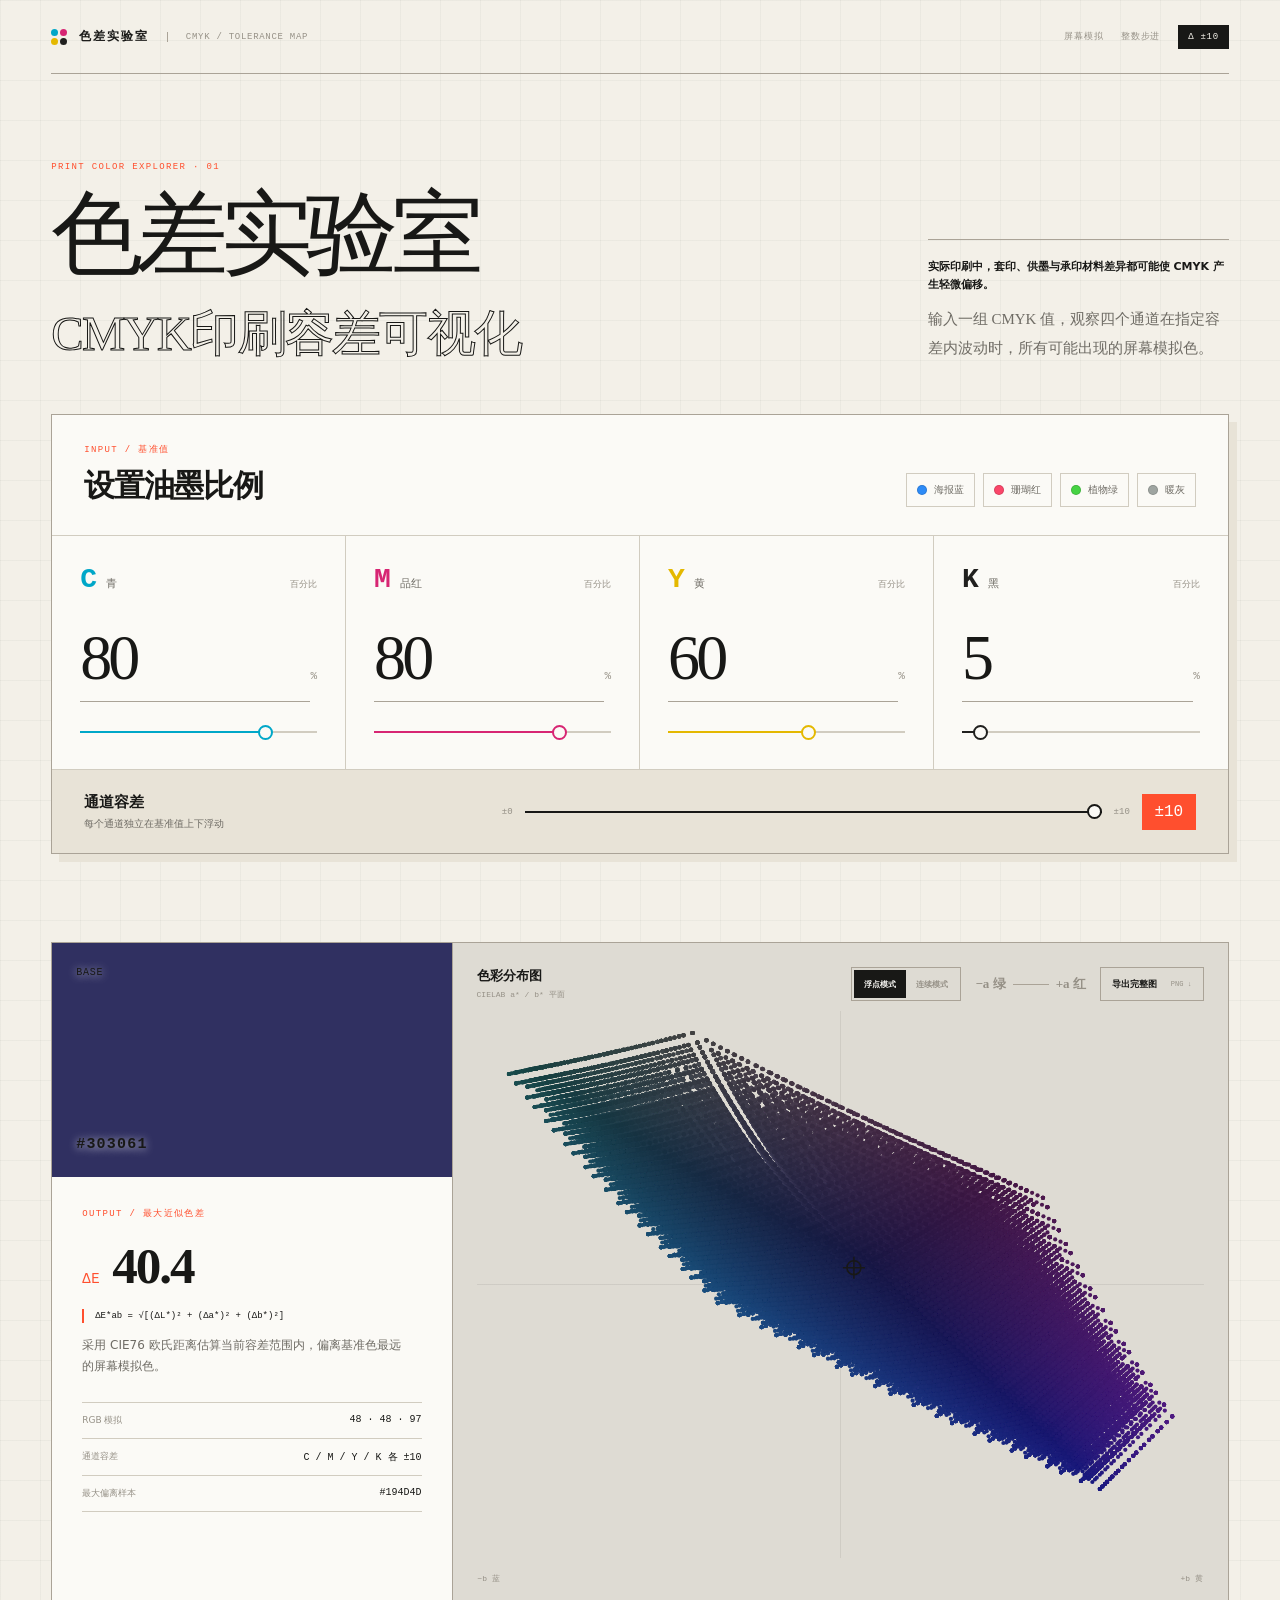
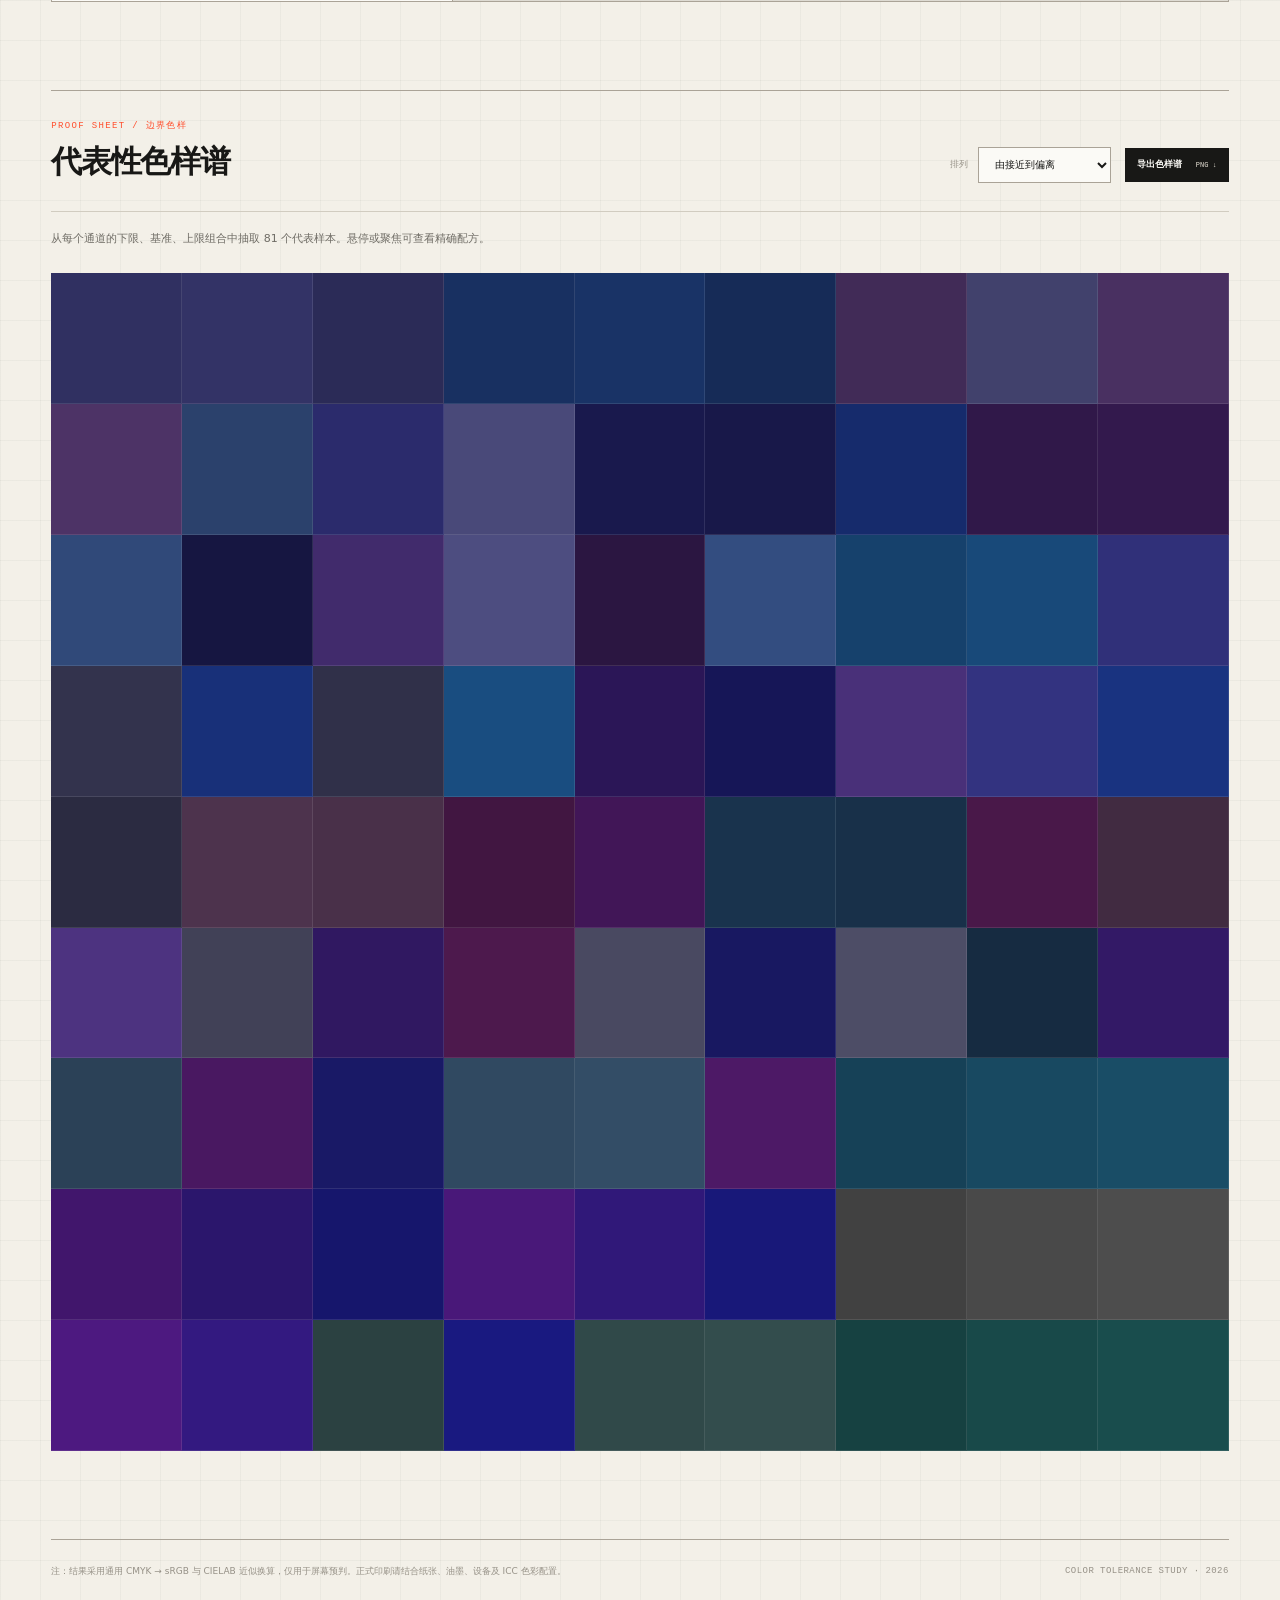
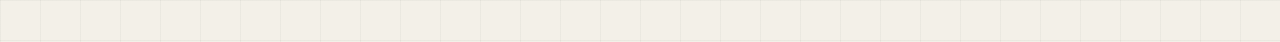
<file: docs/index.html>
<!doctype html>
<html lang="zh-CN">
<head>
  <meta charset="utf-8">
  <meta name="viewport" content="width=device-width,initial-scale=1">
  <meta name="description" content="输入 CMYK 值，可视化四个通道在正负 10 以内的所有可能颜色。">
  <title>色差实验室｜CMYK 容差可视化</title>
  <link rel="icon" href="./favicon.svg">
  <link rel="stylesheet" href="./styles.css?v=8">
  <script src="./app.js?v=13" defer></script>
</head>
<body>
  <main class="app-shell">
    <header class="topbar">
      <a class="brand" href="#top" aria-label="色差实验室首页">
        <span class="brand-mark" aria-hidden="true"><i></i><i></i><i></i><i></i></span>
        <span>色差实验室</span>
        <small>CMYK / TOLERANCE MAP</small>
      </a>
      <div class="top-meta">
        <span>屏幕模拟</span><span>整数步进</span><strong id="top-tolerance">Δ ±10</strong>
      </div>
    </header>

    <section class="hero" id="top">
      <div class="hero-copy">
        <p class="eyebrow">PRINT COLOR EXPLORER · 01</p>
        <h1>色差实验室<br><em>CMYK印刷容差可视化</em></h1>
      </div>
      <div class="hero-note">
        <p class="hero-context">实际印刷中，套印、供墨与承印材料差异都可能使 CMYK 产生轻微偏移。</p>
        <p>输入一组 CMYK 值，观察四个通道在指定容差内波动时，所有可能出现的屏幕模拟色。</p>
      </div>
    </section>

    <section class="control-deck" aria-labelledby="input-title">
      <div class="control-heading">
        <div>
          <p class="section-label">INPUT / 基准值</p>
          <h2 id="input-title">设置油墨比例</h2>
        </div>
        <div class="preset-row" id="presets" aria-label="颜色预设"></div>
      </div>
      <div class="channel-grid" id="channels"></div>
      <div class="tolerance-row">
        <div>
          <label for="tolerance">通道容差</label>
          <p>每个通道独立在基准值上下浮动</p>
        </div>
        <div class="tolerance-control">
          <span>±0</span>
          <input id="tolerance" type="range" min="0" max="10" value="10" style="--position:100%">
          <span>±10</span>
          <output id="tolerance-output">±10</output>
        </div>
      </div>
    </section>

    <section class="results">
      <div class="result-summary">
        <div class="base-swatch" id="base-swatch"><span>BASE</span><strong id="base-hex"></strong></div>
        <div class="summary-copy">
          <p class="section-label">OUTPUT / 最大近似色差</p>
          <h2 class="delta-heading"><small>ΔE</small><span id="max-distance-heading"></span></h2>
          <p class="delta-formula">ΔE*ab = √[(ΔL*)² + (Δa*)² + (Δb*)²]</p>
          <p>采用 CIE76 欧氏距离估算当前容差范围内，偏离基准色最远的屏幕模拟色。</p>
          <dl>
            <div><dt>RGB 模拟</dt><dd id="base-rgb"></dd></div>
            <div><dt>通道容差</dt><dd id="summary-tolerance"></dd></div>
            <div><dt>最大偏离样本</dt><dd id="farthest-hex"></dd></div>
          </dl>
        </div>
      </div>
      <div class="gamut-panel">
        <div class="panel-heading">
          <div><span>色彩分布图</span><small>CIELAB a* / b* 平面</small></div>
          <div class="panel-actions">
            <div class="mode-switch" role="group" aria-label="色彩分布显示模式">
              <button class="is-active" type="button" data-gamut-mode="points" aria-pressed="true">浮点模式</button>
              <button type="button" data-gamut-mode="continuous" aria-pressed="false">连续模式</button>
            </div>
            <div class="axis-key" aria-hidden="true"><span>−a 绿</span><i></i><span>+a 红</span></div>
            <button class="export-button" id="export-delta" type="button">导出完整图 <span>PNG ↓</span></button>
          </div>
        </div>
        <div class="gamut-canvas-wrap">
          <canvas id="gamut-points" aria-label="指定 CMYK 容差内可能颜色的浮点分布图"></canvas>
          <canvas id="gamut-continuous" aria-label="指定 CMYK 容差内可能颜色的连续分布图" hidden></canvas>
        </div>
        <div class="gamut-axis" aria-hidden="true"><span>−b 蓝</span><span>+b 黄</span></div>
      </div>
    </section>

    <section class="swatch-section" aria-labelledby="swatch-title">
      <div class="swatch-heading">
        <div>
          <p class="section-label">PROOF SHEET / 边界色样</p>
          <h2 id="swatch-title">代表性色样谱</h2>
        </div>
        <div class="swatch-actions">
          <div class="sort-control">
            <label for="sort">排列</label>
            <select id="sort">
              <option value="distance">由接近到偏离</option>
              <option value="light">由明到暗</option>
              <option value="channel">按 CMYK 数值</option>
            </select>
          </div>
          <button class="export-button export-button-dark" id="export-swatches" type="button">导出色样谱 <span>PNG ↓</span></button>
        </div>
      </div>
      <p class="swatch-intro">从每个通道的下限、基准、上限组合中抽取 <span id="swatch-count"></span> 个代表样本。悬停或聚焦可查看精确配方。</p>
      <div class="swatch-grid" id="swatches"></div>
    </section>

    <footer>
      <p>注：结果采用通用 CMYK → sRGB 与 CIELAB 近似换算，仅用于屏幕预判。正式印刷请结合纸张、油墨、设备及 ICC 色彩配置。</p>
      <span>COLOR TOLERANCE STUDY · 2026</span>
    </footer>
  </main>
</body>
</html>
</file>
<file: docs/styles.css>
:root {
  --paper: #f3f0e8;
  --paper-deep: #e8e3d7;
  --surface: #fbfaf6;
  --ink: #181816;
  --muted: #6f6c65;
  --quiet: #969187;
  --line: #d1ccc0;
  --line-dark: #aaa397;
  --signal: #ff4f2e;
  --focus: #006ef0;
  --mono: ui-monospace, "SFMono-Regular", "SF Mono", Menlo, Monaco, "Cascadia Mono", "Segoe UI Mono", "Roboto Mono", "Noto Sans Mono CJK SC", Consolas, "Liberation Mono", monospace;
  --serif: "Songti SC", STSong, SimSun, "Noto Serif CJK SC", "Noto Serif SC", "Source Han Serif SC", "Source Han Serif CN", serif;
  --sans: system-ui, -apple-system, BlinkMacSystemFont, "Segoe UI", Roboto, "Noto Sans CJK SC", "Noto Sans SC", "Source Han Sans SC", "Microsoft YaHei", "PingFang SC", "Hiragino Sans GB", "Droid Sans Fallback", Arial, sans-serif;
}

* { box-sizing: border-box; }

html {
  background: var(--paper);
  scroll-behavior: smooth;
}

body {
  margin: 0;
  min-width: 320px;
  background:
    linear-gradient(rgba(24, 24, 22, .035) 1px, transparent 1px),
    linear-gradient(90deg, rgba(24, 24, 22, .035) 1px, transparent 1px),
    var(--paper);
  background-size: 40px 40px;
  color: var(--ink);
  font-family: var(--sans);
}

button, input, select { font: inherit; }
button, select, input[type="range"] { cursor: pointer; }

button:focus-visible,
select:focus-visible,
input:focus-visible {
  outline: 3px solid var(--focus);
  outline-offset: 3px;
}

.app-shell {
  margin: 0 auto;
  max-width: 1440px;
  min-height: 100vh;
  padding: 0 clamp(20px, 4vw, 64px);
}

.topbar {
  align-items: center;
  border-bottom: 1px solid var(--line-dark);
  display: flex;
  height: 74px;
  justify-content: space-between;
}

.brand {
  align-items: center;
  color: inherit;
  display: flex;
  font-size: 12px;
  font-weight: 700;
  gap: 12px;
  letter-spacing: .16em;
  text-decoration: none;
}

.brand small {
  border-left: 1px solid var(--line-dark);
  color: var(--quiet);
  font-family: var(--mono);
  font-size: 9px;
  font-weight: 400;
  letter-spacing: .08em;
  margin-left: 6px;
  padding-left: 18px;
}

.brand-mark {
  display: grid;
  gap: 2px;
  grid-template-columns: repeat(2, 7px);
}

.brand-mark i { aspect-ratio: 1; border-radius: 50%; }
.brand-mark i:nth-child(1) { background: #00a7c8; }
.brand-mark i:nth-child(2) { background: #d72573; }
.brand-mark i:nth-child(3) { background: #e4b800; }
.brand-mark i:nth-child(4) { background: #20201e; }

.top-meta {
  align-items: center;
  display: flex;
  font-family: var(--mono);
  font-size: 9px;
  gap: 18px;
  letter-spacing: .08em;
}

.top-meta span { color: var(--quiet); }
.top-meta strong { background: var(--ink); color: var(--paper); font-weight: 500; padding: 7px 10px; }

.hero {
  align-items: end;
  display: grid;
  gap: 40px;
  grid-template-columns: 1fr minmax(260px, .36fr);
  min-height: 340px;
  padding: 44px 0 52px;
}

.eyebrow, .section-label {
  color: var(--signal);
  font-family: var(--mono);
  font-size: 9px;
  letter-spacing: .15em;
  margin: 0 0 20px;
}

h1, h2, p { margin-top: 0; }

h1 {
  font-family: var(--serif);
  font-size: clamp(56px, 7.2vw, 104px);
  font-weight: 500;
  letter-spacing: -.075em;
  line-height: .92;
  margin-bottom: 0;
}

h1 em {
  color: transparent;
  display: inline-block;
  font-size: clamp(22px, 3.8vw, 54px);
  font-style: normal;
  letter-spacing: -.035em;
  line-height: 1.08;
  margin-top: .08em;
  -webkit-text-stroke: 1px var(--ink);
}

.hero-note {
  border-top: 1px solid var(--line-dark);
  color: var(--muted);
  font-family: var(--serif);
  font-size: 15px;
  line-height: 1.9;
  padding-top: 18px;
}

.hero-note .hero-context {
  color: var(--ink);
  font-family: var(--sans);
  font-size: 11px;
  font-weight: 600;
  line-height: 1.7;
  margin-bottom: 10px;
}

.hero-note p:last-child { margin-bottom: 0; }

.control-deck {
  background: var(--surface);
  border: 1px solid var(--line-dark);
  box-shadow: 8px 8px 0 var(--paper-deep);
}

.control-heading, .swatch-heading {
  align-items: end;
  border-bottom: 1px solid var(--line);
  display: flex;
  justify-content: space-between;
  padding: 28px 32px;
}

.control-heading .section-label, .swatch-heading .section-label { margin-bottom: 9px; }
h2 { font-family: var(--serif); font-size: 31px; font-weight: 600; letter-spacing: -.04em; margin-bottom: 0; }

.preset-row { display: flex; flex-wrap: wrap; gap: 8px; justify-content: flex-end; }
.preset-row button {
  align-items: center;
  background: transparent;
  border: 1px solid var(--line);
  color: var(--muted);
  display: flex;
  font-size: 10px;
  gap: 7px;
  min-height: 34px;
  padding: 0 10px;
}
.preset-row button:hover { border-color: var(--ink); color: var(--ink); }
.preset-row button span { border: 1px solid rgba(0,0,0,.14); border-radius: 50%; height: 10px; width: 10px; }

.channel-grid { display: grid; grid-template-columns: repeat(4, 1fr); }
.channel {
  border-right: 1px solid var(--line);
  min-width: 0;
  padding: 28px 28px 32px;
}
.channel:last-child { border-right: 0; }
.channel-title { align-items: baseline; display: flex; gap: 9px; }
.channel-title > span:nth-child(2) { color: var(--muted); font-size: 11px; }
.channel-title label { color: var(--quiet); font-size: 9px; margin-left: auto; }
.channel-letter { font-family: var(--mono); font-size: 28px; font-weight: 700; }

.channel-value { align-items: baseline; display: flex; margin: 26px 0 16px; }
.channel-value input {
  appearance: textfield;
  background: transparent;
  border: 0;
  border-bottom: 1px solid var(--line-dark);
  color: var(--ink);
  font-family: var(--serif);
  font-size: clamp(48px, 5vw, 72px);
  letter-spacing: -.06em;
  line-height: 1;
  min-width: 0;
  padding: 0 0 6px;
  width: 100%;
}
.channel-value input::-webkit-inner-spin-button { appearance: none; }
.channel-value span { color: var(--quiet); font-family: var(--mono); font-size: 11px; }

input[type="range"] {
  appearance: none;
  background: linear-gradient(to right, var(--channel, var(--ink)) 0 var(--position), var(--line) var(--position) 100%);
  height: 2px;
  margin: 0;
  width: 100%;
}
input[type="range"]::-webkit-slider-thumb {
  appearance: none;
  background: var(--surface);
  border: 2px solid var(--channel, var(--ink));
  border-radius: 50%;
  height: 15px;
  width: 15px;
}

.tolerance-row {
  align-items: center;
  background: var(--paper-deep);
  border-top: 1px solid var(--line);
  display: grid;
  gap: 44px;
  grid-template-columns: .7fr 1.3fr;
  padding: 22px 32px;
}
.tolerance-row label { font-family: var(--serif); font-size: 15px; font-weight: 600; }
.tolerance-row p { color: var(--muted); font-size: 10px; margin: 5px 0 0; }
.tolerance-control { align-items: center; display: grid; gap: 12px; grid-template-columns: auto 1fr auto auto; }
.tolerance-control > span { color: var(--quiet); font-family: var(--mono); font-size: 9px; }
.tolerance-control output {
  background: var(--signal);
  color: white;
  font-family: var(--mono);
  font-size: 16px;
  min-width: 54px;
  padding: 9px;
  text-align: center;
}

.results {
  display: grid;
  gap: 1px;
  grid-template-columns: minmax(290px, .68fr) minmax(480px, 1.32fr);
  margin: 88px 0;
  background: var(--line-dark);
  border: 1px solid var(--line-dark);
}
.result-summary { background: var(--surface); display: grid; grid-template-rows: minmax(210px, .8fr) 1fr; }
.base-swatch {
  display: flex;
  flex-direction: column;
  justify-content: space-between;
  min-height: 230px;
  padding: 24px;
  text-shadow: 0 1px 8px rgba(255,255,255,.8);
}
.base-swatch span, .base-swatch strong { font-family: var(--mono); font-size: 10px; letter-spacing: .08em; }
.base-swatch strong { font-size: 15px; }
.summary-copy { padding: 30px; }
.summary-copy h2 { font-size: clamp(38px, 4vw, 58px); line-height: 1; }
.delta-heading { align-items: baseline; display: flex; gap: 12px; }
.delta-heading small {
  color: var(--signal);
  font-family: var(--mono);
  font-size: 14px;
  font-weight: 500;
  letter-spacing: .04em;
}
.summary-copy > p:not(.section-label) { color: var(--muted); font-size: 12px; line-height: 1.7; margin: 20px 0 26px; max-width: 330px; }
.summary-copy > p.delta-formula {
  border-left: 2px solid var(--signal);
  color: var(--ink);
  font-family: var(--mono);
  font-size: 9px;
  line-height: 1.6;
  margin: 18px 0 12px;
  padding-left: 11px;
}
.summary-copy > .delta-formula + p { margin-top: 0; }
dl { border-top: 1px solid var(--line); margin: 0; }
dl div { display: flex; justify-content: space-between; border-bottom: 1px solid var(--line); padding: 11px 0; }
dt { color: var(--quiet); font-size: 9px; }
dd { font-family: var(--mono); font-size: 10px; margin: 0; }

.gamut-panel { background: #dedbd3; min-width: 0; padding: 24px; position: relative; }
.gamut-panel::before {
  background: linear-gradient(90deg, transparent 49.9%, rgba(24,24,22,.08) 50%, transparent 50.1%), linear-gradient(transparent 49.9%, rgba(24,24,22,.08) 50%, transparent 50.1%);
  content: "";
  inset: 68px 24px 43px;
  pointer-events: none;
  position: absolute;
}
.panel-heading { align-items: start; display: flex; justify-content: space-between; }
.panel-heading > div:first-child { display: grid; gap: 4px; }
.panel-heading span { font-family: var(--serif); font-size: 13px; font-weight: 600; }
.panel-heading small, .axis-key { color: var(--quiet); font-family: var(--mono); font-size: 8px; }
.panel-actions, .swatch-actions { align-items: center; display: flex; gap: 14px; }
.axis-key { align-items: center; display: flex; gap: 7px; }
.axis-key i { background: var(--line-dark); height: 1px; width: 36px; }
.mode-switch { border: 1px solid var(--line-dark); display: inline-flex; padding: 2px; }
.mode-switch button {
  background: transparent;
  border: 0;
  color: var(--quiet);
  font-family: var(--sans);
  font-size: 8px;
  font-weight: 650;
  min-height: 28px;
  padding: 0 10px;
  white-space: nowrap;
}
.mode-switch button:hover { color: var(--ink); }
.mode-switch button.is-active { background: var(--ink); color: var(--surface); }
.export-button {
  align-items: center;
  background: transparent;
  border: 1px solid var(--line-dark);
  color: var(--ink);
  display: inline-flex;
  font-family: var(--sans);
  font-size: 9px;
  font-weight: 650;
  gap: 14px;
  min-height: 34px;
  padding: 0 11px;
  white-space: nowrap;
}
.export-button span { color: var(--quiet); font-family: var(--mono); font-size: 7px; font-weight: 400; }
.export-button:hover { background: var(--ink); border-color: var(--ink); color: var(--surface); }
.export-button:hover span { color: var(--surface); }
.export-button-dark { background: var(--ink); border-color: var(--ink); color: var(--surface); }
.export-button-dark span { color: var(--paper-deep); }
.export-button-dark:hover { background: var(--signal); border-color: var(--signal); }
.gamut-canvas-wrap { height: 520px; position: relative; }
.gamut-canvas-wrap canvas { display: block; height: 100%; inset: 0; position: absolute; width: 100%; }
.gamut-canvas-wrap canvas[hidden] { display: none; }
.gamut-axis { bottom: 17px; color: var(--quiet); display: flex; font-family: var(--mono); font-size: 8px; justify-content: space-between; left: 25px; position: absolute; right: 25px; }

.swatch-section { border-top: 1px solid var(--line-dark); padding-top: 0; }
.swatch-heading { padding-left: 0; padding-right: 0; }
.sort-control { align-items: center; display: flex; gap: 10px; }
.sort-control label { color: var(--quiet); font-size: 9px; }
.sort-control select { background: var(--surface); border: 1px solid var(--line-dark); color: var(--ink); font-size: 10px; min-height: 36px; padding: 0 34px 0 12px; }
.swatch-intro { color: var(--muted); font-size: 11px; line-height: 1.6; margin: 18px 0 26px; }
.swatch-grid { display: grid; grid-template-columns: repeat(9, 1fr); }
.swatch {
  aspect-ratio: 1;
  border: 0;
  box-shadow: inset -1px -1px 0 rgba(255,255,255,.1);
  min-width: 0;
  overflow: hidden;
  padding: 8px;
  position: relative;
}
.swatch::after { background: rgba(0,0,0,.7); content: ""; inset: 0; opacity: 0; position: absolute; transition: opacity 150ms; }
.swatch span, .swatch small {
  color: white;
  display: block;
  font-family: var(--mono);
  font-size: 8px;
  left: 8px;
  opacity: 0;
  position: absolute;
  text-align: left;
  transition: opacity 150ms;
  z-index: 1;
}
.swatch span { top: 8px; }
.swatch small { bottom: 8px; font-size: 7px; line-height: 1.4; right: 8px; }
.swatch:hover::after, .swatch:focus-visible::after, .swatch:hover span, .swatch:hover small, .swatch:focus-visible span, .swatch:focus-visible small { opacity: 1; }

footer {
  align-items: start;
  border-top: 1px solid var(--line-dark);
  color: var(--quiet);
  display: flex;
  font-size: 9px;
  justify-content: space-between;
  line-height: 1.7;
  margin-top: 88px;
  padding: 24px 0 54px;
}
footer p { max-width: 690px; }
footer span { font-family: var(--mono); letter-spacing: .05em; white-space: nowrap; }

@media (max-width: 920px) {
  .hero { grid-template-columns: 1fr; min-height: 0; padding-top: 64px; }
  .hero-note { max-width: 480px; }
  .channel-grid { grid-template-columns: repeat(2, 1fr); }
  .channel:nth-child(2) { border-right: 0; }
  .channel:nth-child(-n+2) { border-bottom: 1px solid var(--line); }
  .results { grid-template-columns: 1fr; }
  .result-summary { grid-template-columns: .72fr 1.28fr; grid-template-rows: none; }
  .swatch-grid { grid-template-columns: repeat(6, 1fr); }
}

@media (max-width: 640px) {
  .app-shell { padding: 0 16px; }
  .topbar { height: 62px; }
  .brand small, .top-meta span { display: none; }
  .top-meta { gap: 0; }
  .hero { padding: 55px 0 48px; }
  h1 { font-size: clamp(50px, 15vw, 72px); }
  .control-heading { align-items: start; gap: 24px; padding: 24px 20px; }
  .control-heading, .swatch-heading { flex-direction: column; }
  .preset-row { justify-content: flex-start; }
  .channel { padding: 20px 16px 24px; }
  .channel-value { margin-top: 18px; }
  .channel-value input { font-size: 48px; }
  .tolerance-row { gap: 22px; grid-template-columns: 1fr; padding: 20px; }
  .results { margin: 58px 0; }
  .result-summary { grid-template-columns: 1fr; }
  .base-swatch { min-height: 180px; }
  .gamut-panel { padding: 18px; }
  .gamut-canvas-wrap { height: 390px; }
  .gamut-panel::before { inset: 62px 18px 38px; }
  .axis-key { display: none; }
  .panel-actions { align-items: flex-end; flex-direction: column; gap: 8px; }
  .swatch-heading { align-items: stretch; gap: 20px; }
  .swatch-actions { align-items: stretch; flex-direction: column; gap: 10px; }
  .sort-control { justify-content: space-between; }
  .export-button { justify-content: space-between; min-height: 42px; }
  .swatch-grid { grid-template-columns: repeat(3, 1fr); }
  footer { flex-direction: column; gap: 12px; }
}

@media (prefers-reduced-motion: reduce) {
  html { scroll-behavior: auto; }
  *, *::before, *::after { transition-duration: .01ms !important; }
}
</file>
